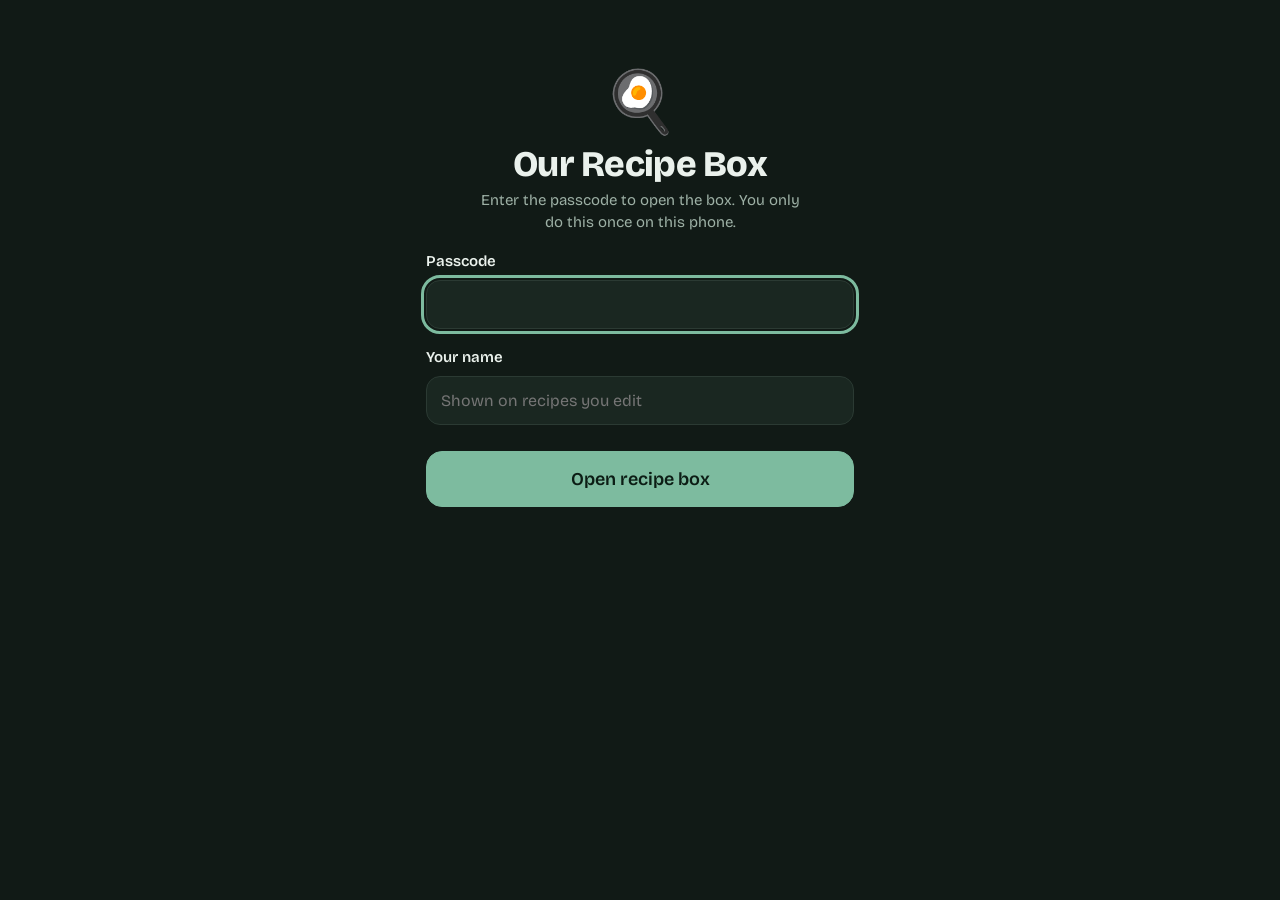
<file: index.html>
<!doctype html>
<html lang="en" data-theme="dark">
<head>
<meta charset="utf-8">
<meta name="viewport" content="width=device-width, initial-scale=1, viewport-fit=cover">
<title>Our Recipe Box</title>
<link rel="manifest" href="manifest.webmanifest">
<link rel="icon" type="image/png" href="icons/icon-192.png">
<link rel="apple-touch-icon" href="icons/apple-touch-icon.png">
<meta name="theme-color" content="#111A16">
<meta name="mobile-web-app-capable" content="yes">
<meta name="apple-mobile-web-app-capable" content="yes">
<meta name="apple-mobile-web-app-title" content="Recipe Box">
<link rel="preconnect" href="https://fonts.googleapis.com">
<link rel="preconnect" href="https://fonts.gstatic.com" crossorigin>
<link href="https://fonts.googleapis.com/css2?family=Bricolage+Grotesque:opsz,wght@12..96,400;12..96,600;12..96,800&amp;family=Newsreader:opsz,wght@6..72,400;6..72,500&amp;display=swap" rel="stylesheet">
<link rel="stylesheet" href="styles.css">
</head>
<body>
<div id="app"></div>
<script src="app.js"></script>
</body>
</html>
</file>
<file: styles.css>
:root{
  --bg:#F3F6F2; --surface:#FFFFFF; --ink:#1D2B25; --muted:#5B6A62; --line:#D5DED7;
  --brand:#3F7A63; --on-brand:#FFFFFF; --pop:#F4C542; --on-pop:#2A2200;
  --danger:#B93A2C; --chip:#E4ECE6; --scrim:rgba(14,26,20,.5);
  --ts:58%; --tl:85%;
  --ui:"Bricolage Grotesque",system-ui,-apple-system,"Segoe UI",Roboto,sans-serif;
  --read:"Newsreader",Georgia,"Times New Roman",serif;
  color-scheme:light;
}
@media (prefers-color-scheme:dark){
  :root:not([data-theme="light"]){
    --bg:#111A16; --surface:#1A2721; --ink:#EAF1EC; --muted:#9DB0A5; --line:#2B3A33;
    --brand:#7DBB9F; --on-brand:#0C1D15; --pop:#F4C542; --on-pop:#2A2200;
    --danger:#F0796B; --chip:#23322B; --scrim:rgba(0,0,0,.6);
    --ts:32%; --tl:27%; color-scheme:dark;
  }
}
:root[data-theme="dark"]{
  --bg:#111A16; --surface:#1A2721; --ink:#EAF1EC; --muted:#9DB0A5; --line:#2B3A33;
  --brand:#7DBB9F; --on-brand:#0C1D15; --pop:#F4C542; --on-pop:#2A2200;
  --danger:#F0796B; --chip:#23322B; --scrim:rgba(0,0,0,.6);
  --ts:32%; --tl:27%; color-scheme:dark;
}

*,*::before,*::after{box-sizing:inherit}
:root{box-sizing:border-box;padding-top:env(safe-area-inset-top,0px);padding-bottom:env(safe-area-inset-bottom,0px)}
html{scroll-padding-top:env(safe-area-inset-top,0px);-webkit-text-size-adjust:100%}
html.noscroll,html.noscroll body{overflow:hidden}
[hidden]{display:none!important}
body{margin:0;background:var(--bg);color:var(--ink);font-family:var(--ui);font-size:16px;line-height:1.45;-webkit-tap-highlight-color:transparent}
button{font:inherit;color:inherit;cursor:pointer}
a{color:var(--brand)}
:focus-visible{outline:3px solid var(--brand);outline-offset:2px;border-radius:8px}

.wrap{max-width:1080px;margin:0 auto;padding:0 16px 120px}
.head{padding:22px 0 10px}
.headrow{display:flex;align-items:flex-end;justify-content:space-between;gap:12px}
.head h1{margin:0;font-weight:800;font-size:clamp(30px,7vw,44px);line-height:1.05;letter-spacing:-.02em}
.head p{margin:6px 0 0;color:var(--muted);font-size:15px}
@media(max-width:480px){#addBtn .lbl{display:none}#addBtn{width:44px;height:44px;padding:0;border-radius:50%;flex:none}}

.searchbar{position:sticky;top:env(safe-area-inset-top,0px);z-index:5;background:var(--bg);padding:8px 0 10px}
.tabs{display:flex;gap:10px;padding:16px 0 4px}
.tab{flex:1;min-height:50px;border-radius:16px;border:1.5px solid var(--line);background:var(--surface);color:var(--ink);font-weight:700;font-size:16px;display:flex;align-items:center;justify-content:center;gap:8px;padding:0 10px}
.tab svg{fill:none;stroke:currentColor;stroke-width:2;stroke-linecap:round;stroke-linejoin:round;flex:none}
.tab[aria-pressed="true"]{background:var(--brand);border-color:var(--brand);color:var(--on-brand)}
.tab[aria-pressed="true"] svg{fill:currentColor;stroke:none}
.tcount{background:var(--chip);color:var(--ink);border-radius:999px;font-size:13px;font-weight:700;padding:2px 9px;min-width:22px;text-align:center}
.tab[aria-pressed="true"] .tcount{background:rgba(255,255,255,.28);color:var(--on-brand)}
.planbar{min-height:2px}
.planbar:empty{display:none}
.planbar .btn{margin:6px 0 2px}
.searchbar input{width:100%;min-height:50px;border:1.5px solid var(--line);background:var(--surface);color:var(--ink);border-radius:16px;padding:0 16px;font:inherit;font-size:16px}
.searchbar input::placeholder{color:var(--muted)}
.quick,.active{display:flex;gap:8px;overflow-x:auto;padding:10px 0 2px;scrollbar-width:none}
.quick::-webkit-scrollbar,.active::-webkit-scrollbar{display:none}
.active:empty{display:none}

.chip{flex:none;border:1.5px solid transparent;background:var(--chip);color:var(--ink);border-radius:999px;padding:8px 15px;min-height:40px;font-size:15px}
.chip[aria-pressed="true"]{background:var(--brand);color:var(--on-brand)}
.chip.lo{border-color:var(--pop)}
.chip.lo[aria-pressed="true"]{background:var(--pop);color:var(--on-pop)}
.chip.rm{min-height:34px;padding:5px 12px;background:var(--brand);color:var(--on-brand);font-size:14px}
.chip.clear{background:transparent;border-color:var(--line);color:var(--muted);min-height:34px;padding:5px 12px;font-size:14px}

.grid{display:grid;grid-template-columns:repeat(2,minmax(0,1fr));gap:12px;padding-top:6px}
@media(min-width:640px){.grid{grid-template-columns:repeat(3,minmax(0,1fr));gap:16px}}
@media(min-width:920px){.grid{grid-template-columns:repeat(4,minmax(0,1fr))}}
.card{position:relative;background:var(--surface);border:1px solid var(--line);border-radius:20px;overflow:hidden}
.card-main{display:block;width:100%;text-align:left;background:none;border:0;padding:0}
.planbtn{position:absolute;top:8px;right:8px;width:36px;height:36px;border-radius:50%;border:0;background:rgba(255,255,255,.92);color:#3b4a42;display:grid;place-items:center;padding:0}
.planbtn svg{fill:none;stroke:currentColor;stroke-width:2;stroke-linecap:round;stroke-linejoin:round}
.planbtn[aria-pressed="true"]{color:var(--pop);background:rgba(255,255,255,.96)}
.planbtn[aria-pressed="true"] svg{fill:currentColor}
.planbadge{position:absolute;top:8px;right:8px;width:36px;height:36px;border-radius:50%;background:rgba(255,255,255,.92);color:var(--pop);display:grid;place-items:center}
.planbadge svg{fill:currentColor;stroke:none}
.dplan{display:inline-flex;align-items:center;gap:7px;margin:2px 0 0}
.dplan.btn[aria-pressed="true"]{background:var(--pop);border-color:var(--pop);color:var(--on-pop)}
.dplan.pill{background:var(--pop);color:var(--on-pop);font-weight:700}
.tile{background:hsl(var(--h) var(--ts) var(--tl));display:grid;place-items:center;overflow:hidden;aspect-ratio:4/3}
.tile img{width:100%;height:100%;object-fit:cover;display:block}
.tile .emo{font-size:clamp(46px,13vw,64px);line-height:1}
.cbody{padding:12px 14px 14px}
.cbody h3{margin:0 0 10px;font-size:18px;line-height:1.15;font-weight:800;letter-spacing:-.01em}
.pills{display:flex;flex-wrap:wrap;gap:6px}
.pill{font-size:13px;line-height:1;padding:6px 10px;border-radius:999px;background:var(--chip);color:var(--ink)}
.pill.veg{background:var(--brand);color:var(--on-brand)}
.pill.lo{background:var(--pop);color:var(--on-pop)}

.empty{grid-column:1/-1;text-align:center;padding:48px 16px;color:var(--muted)}
.empty p{margin:0 0 16px;font-size:17px}

.btn{min-height:50px;padding:0 22px;border-radius:16px;border:1.5px solid var(--line);background:var(--surface);color:var(--ink);font-weight:600;font-size:16px;display:inline-flex;align-items:center;justify-content:center;gap:9px;white-space:nowrap}
.btn.primary{background:var(--brand);border-color:var(--brand);color:var(--on-brand)}
.btn.pop{background:var(--pop);border-color:var(--pop);color:var(--on-pop);font-weight:800}
.btn.danger{color:var(--danger);border-color:var(--danger)}
.btn.big{min-height:56px;font-size:18px}
.btn.small{min-height:40px;padding:0 14px;font-size:15px;border-radius:12px}
.btn:disabled{opacity:.5;cursor:default}
.btn svg,.iconbtn svg{fill:none;stroke:currentColor;stroke-width:2;stroke-linecap:round;stroke-linejoin:round}
.badge{background:var(--brand);color:var(--on-brand);border-radius:999px;font-size:13px;min-width:22px;height:22px;display:inline-grid;place-items:center;padding:0 6px}

.bar{position:fixed;left:0;right:0;bottom:0;z-index:10;display:flex;gap:10px;justify-content:center;padding:14px 16px calc(12px + env(safe-area-inset-bottom,0px));background:linear-gradient(to top,var(--bg) 62%,transparent)}
.bar .btn{flex:1;max-width:280px;padding:0 14px}
.bar .btn.pop{flex:1.25}

.overlay{position:fixed;top:0;left:0;right:0;bottom:0;z-index:20;background:var(--bg);overflow-y:auto;overscroll-behavior:contain;padding-top:env(safe-area-inset-top,0px);padding-bottom:env(safe-area-inset-bottom,0px)}
#editor{z-index:25}
.iconbtn{width:44px;height:44px;border-radius:50%;background:var(--surface);color:var(--ink);display:grid;place-items:center;border:1px solid var(--line);padding:0}

.dwrap{max-width:900px;margin:0 auto;padding:0 16px 40px}
.dnav{position:sticky;top:0;z-index:2;display:flex;justify-content:space-between;align-items:center;padding:10px 0}
.dhero .tile{aspect-ratio:16/9;max-height:300px;border-radius:24px;width:100%}
.dhero .tile .emo{font-size:clamp(72px,22vw,120px)}
.dtitle{margin:18px 0 12px;font-weight:800;font-size:clamp(30px,7vw,42px);line-height:1.05;letter-spacing:-.02em}
.src{margin:14px 0 0;color:var(--muted);font-size:15px}
.heads{margin:14px 0 0;padding:12px 14px;border-radius:14px;background:var(--chip);font-size:15px;white-space:pre-wrap}
.dcols{display:grid;gap:8px 40px;margin-top:10px}
@media(min-width:800px){.dcols{grid-template-columns:minmax(0,5fr) minmax(0,7fr)}}
.dwrap h3{margin:22px 0 10px;font-weight:800;font-size:22px;letter-spacing:-.01em}
.dwrap h4{margin:16px 0 4px;font-size:15px;font-weight:600;color:var(--muted)}
.ing ul{list-style:none;margin:0;padding:0;font-family:var(--read);font-size:18px;line-height:1.4}
.ing li label{display:flex;gap:12px;align-items:flex-start;padding:9px 0;border-bottom:1px solid var(--line);cursor:pointer}
.ing input{width:22px;height:22px;margin:2px 0 0;flex:none;accent-color:var(--brand)}
.ing .q{font-weight:500;color:var(--brand)}
.ing input:checked~span{text-decoration:line-through;opacity:.5}
.dir ol{margin:0;padding:0;list-style:none;counter-reset:s;font-family:var(--read);font-size:19px;line-height:1.55}
.dir li{counter-increment:s;position:relative;padding:12px 0 12px 44px;border-bottom:1px solid var(--line)}
.dir li::before{content:counter(s);position:absolute;left:0;top:12px;width:30px;height:30px;border-radius:50%;background:var(--brand);color:var(--on-brand);font-family:var(--ui);font-weight:800;font-size:15px;display:grid;place-items:center}
.left p{margin:0;font-family:var(--read);font-size:18px;line-height:1.5}

.edwrap{max-width:640px;margin:0 auto;padding:0 16px 24px}
.edtop{position:sticky;top:0;z-index:2;background:var(--bg);display:flex;align-items:center;justify-content:space-between;padding:10px 0}
.edtop h2{margin:0;font-size:20px;font-weight:800}
.field{margin:18px 0}
.flabel{display:block;font-weight:600;font-size:15px;margin-bottom:7px}
.field input[type=text],.field input[type=url],.field input[type=number],.field input[type=password],.field textarea{width:100%;border:1.5px solid var(--line);background:var(--surface);color:var(--ink);border-radius:14px;padding:12px 14px;font:inherit;font-size:16px}
.field textarea{min-height:150px;line-height:1.45;resize:vertical}
.field textarea.short{min-height:84px}
.hint{font-size:13px;color:var(--muted);margin:6px 0 0}
.chips{display:flex;flex-wrap:wrap;gap:8px}
.photoedit{display:flex;gap:14px;align-items:center}
.photoedit .tile{width:96px;height:96px;aspect-ratio:1;border-radius:18px;flex:none}
.photoedit .tile .emo{font-size:44px}
.pbtns{display:flex;gap:8px;flex-wrap:wrap}
.row2{display:grid;grid-template-columns:1fr 1fr;gap:12px}
.otherp{display:flex;gap:8px;margin-top:10px}
.otherp input{flex:1}
details.more{margin:22px 0 0;border-top:1px solid var(--line);padding-top:6px}
details.more summary{cursor:pointer;font-weight:600;padding:12px 0;font-size:16px}
.edfoot{position:sticky;bottom:0;background:linear-gradient(to top,var(--bg) 72%,transparent);padding:16px 0 calc(12px + env(safe-area-inset-bottom,0px));display:flex;gap:10px;margin-top:10px}
.edfoot .btn.primary{flex:1}

.scrim{position:fixed;top:0;left:0;right:0;bottom:0;z-index:30;background:var(--scrim);display:flex;align-items:flex-end;justify-content:center}
@media(min-width:700px){.scrim{align-items:center}}
.panel{background:var(--surface);width:100%;max-width:560px;max-height:88%;display:flex;flex-direction:column;border-radius:26px 26px 0 0;padding-bottom:env(safe-area-inset-bottom,0px)}
@media(min-width:700px){.panel{border-radius:26px}}
.phead{display:flex;align-items:center;justify-content:space-between;padding:16px 18px 6px}
.phead h2{margin:0;font-size:22px;font-weight:800}
.pbody{overflow-y:auto;padding:4px 18px 10px;overscroll-behavior:contain}
.pbody h3{margin:16px 0 8px;font-size:15px;font-weight:600;color:var(--muted)}
.pfoot{padding:12px 18px 14px;border-top:1px solid var(--line)}
.pfoot .btn{width:100%}

.pickhead{padding:20px 20px 6px}
.pickhead h2{margin:0;font-size:26px;font-weight:800;letter-spacing:-.02em;line-height:1.1}
.pickhead p{margin:6px 0 0;color:var(--muted);font-size:14px}
.plist{padding:10px 16px 4px;display:grid;gap:10px;overflow-y:auto}
.prow{display:flex;gap:14px;align-items:center;text-align:left;width:100%;background:var(--bg);border:1px solid var(--line);border-radius:20px;padding:10px}
.prow .tile{width:84px;height:84px;aspect-ratio:1;border-radius:14px;flex:none}
.prow .tile .emo{font-size:42px}
.prow h3{margin:0 0 8px;font-size:19px;line-height:1.12;font-weight:800}
.pickfoot{display:flex;gap:10px;padding:12px 16px 14px}
.pickfoot .btn{flex:1}
.spin .emo{animation:wob .18s ease-in-out infinite alternate}
.land .emo{animation:pop .45s cubic-bezier(.2,1.6,.4,1)}
@keyframes wob{from{transform:rotate(-8deg) scale(.95)}to{transform:rotate(8deg) scale(1.05)}}
@keyframes pop{from{transform:scale(.4) rotate(-14deg)}to{transform:scale(1) rotate(0)}}
@media (prefers-reduced-motion:reduce){.spin .emo,.land .emo{animation:none}}

.toast{position:fixed;left:50%;transform:translateX(-50%);bottom:calc(96px + env(safe-area-inset-bottom,0px));z-index:60;background:var(--ink);color:var(--bg);padding:12px 18px;border-radius:14px;font-size:15px;max-width:92%;text-align:center}

#gate{z-index:40}
.gate{max-width:460px;padding-top:max(8vh,24px)}
.gatehead{text-align:center;margin-bottom:10px}
.gateicon{font-size:60px;line-height:1}
.gatehead h2{margin:14px 0 6px;font-weight:800;font-size:clamp(28px,7vw,36px);line-height:1.05;letter-spacing:-.02em}
.gatehead p{margin:0 auto;max-width:34ch;color:var(--muted);font-size:15px}
.gatebtn{width:100%;margin-top:8px}
.qf{flex:1 1 auto;min-width:0;display:inline-flex;align-items:center;justify-content:center;gap:4px;min-height:42px;padding:8px 8px 8px 12px;border-radius:999px;border:1.5px solid var(--line);background:var(--surface);color:var(--ink);font-size:15px;font-weight:600;white-space:nowrap}
.qf svg{fill:none;stroke:currentColor;stroke-width:2.2;stroke-linecap:round;stroke-linejoin:round;flex:none}
.qf[aria-pressed="true"]{background:var(--brand);border-color:var(--brand);color:var(--on-brand)}
.qf span{overflow:hidden;text-overflow:ellipsis}
@media(max-width:374px){.qf{font-size:14px;padding:8px 6px 8px 10px}.quick{gap:6px}}
.dplanwrap{display:flex;flex-wrap:wrap;gap:8px;align-items:center}
.dplanwrap:empty{display:none}
.dwake{display:inline-flex;align-items:center;gap:7px;margin:2px 0 0}
.dwake[aria-pressed="true"]{background:var(--brand);border-color:var(--brand);color:var(--on-brand)}
.importbox{border:1.5px dashed var(--line);border-radius:16px;padding:14px 14px 10px;background:var(--surface)}
.pill.time{display:inline-flex;align-items:center;gap:5px;background:transparent;border:1.5px solid var(--line);color:var(--ink)}
.pill.time svg{fill:none;stroke:currentColor;stroke-width:2.2;stroke-linecap:round;stroke-linejoin:round}
.tweaks{margin:16px 0 0;padding:4px 16px 14px;border-radius:16px;background:color-mix(in srgb,var(--pop) 20%,var(--surface));border:1.5px solid color-mix(in srgb,var(--pop) 55%,var(--surface))}
.tweaks.empty{padding:0;background:none;border:0}
.tweaks h3{margin:12px 0 6px;font-size:18px}
.tweaks ul{list-style:none;margin:0;padding:0}
.tweaks li{display:flex;gap:8px;align-items:flex-start;padding:10px 0;border-top:1px solid color-mix(in srgb,var(--pop) 45%,var(--surface))}
.tweaks li:first-child{border-top:0}
.ttext{flex:1;min-width:0;font-family:var(--read);font-size:18px;line-height:1.45;overflow-wrap:anywhere}
.tmeta{display:block;margin-top:3px;font-family:var(--ui);font-size:13px;color:var(--muted)}
.tdel{flex:none;width:36px;height:36px;min-height:36px;background:transparent;border-color:transparent;color:var(--muted)}
.tdel.armed{background:var(--danger);border-color:var(--danger);color:#fff}
.tadd{display:inline-flex;align-items:center;gap:7px;margin-top:6px;border-style:dashed}
.tweaks.empty .tadd{margin-top:14px}
.tform{margin-top:10px}
.tform textarea{width:100%;min-height:84px;padding:12px 14px;border-radius:14px;border:1.5px solid var(--line);background:var(--surface);color:var(--ink);font:inherit;font-size:16px;resize:vertical}
.tform textarea:focus{outline:none;border-color:var(--brand)}
.tbtns{display:flex;gap:8px;justify-content:flex-end;margin-top:8px}
.tweaks{text-align:left}.tweaks .tadd{margin-left:0;margin-right:auto}
.dir .stext{margin:0}
.dir .sing{list-style:none;margin:10px 0 2px;padding:0;font-size:17px;line-height:1.4}
.dir .sing li{counter-increment:none;padding:0;border:0}
.dir .sing li::before{content:none}
.dir .sing label{display:flex;gap:10px;align-items:flex-start;padding:5px 0;cursor:pointer}
.dir .sing input{width:20px;height:20px;margin:1px 0 0;flex:none;accent-color:var(--brand)}
.dir .sing .q{font-weight:500;color:var(--brand)}
.dir .sing input:checked~span{text-decoration:line-through;opacity:.5}
.npill{display:inline-flex;align-items:center;gap:5px;margin-top:8px;padding:3px 10px 3px 8px;border-radius:999px;border:1.5px solid var(--pop);color:var(--ink);font-size:13px;font-weight:600}
.npill svg{fill:none;stroke:currentColor;stroke-width:2;stroke-linecap:round;stroke-linejoin:round}
.ver{margin:28px 0 8px;text-align:center;font-size:12px;color:var(--muted)}

.countrow{display:flex;align-items:center;gap:10px;margin-top:6px;flex-wrap:wrap}
.head .countrow p{margin:0}
.bakepill{min-height:34px;padding:0 14px;border-radius:999px;border:1.5px solid var(--line);background:var(--surface);color:var(--ink);font:inherit;font-size:14px;font-weight:700}
.bakepill[aria-pressed="true"]{background:var(--pop);border-color:var(--pop);color:var(--on-pop)}
.bakepill[hidden]{display:none}
body.baking .bar .pop{display:none}
body.baking .bar .btn{max-width:420px}
.pill.bake{background:color-mix(in srgb,#E8A36B 30%,var(--surface));color:var(--ink)}
.pill.makes{background:transparent;border:1.5px solid var(--line);color:var(--ink)}
.kindsw{display:grid;grid-template-columns:1fr 1fr;gap:4px;padding:4px;border-radius:999px;background:var(--chip)}
.kindsw button{min-height:44px;border:0;border-radius:999px;background:transparent;color:var(--muted);font:inherit;font-size:16px;font-weight:700}
.kindsw button[aria-pressed="true"]{background:var(--brand);color:var(--on-brand)}
.edwrap.k-baking .cookonly{display:none}
.edwrap:not(.k-baking) .bakeonly{display:none}
</file>
